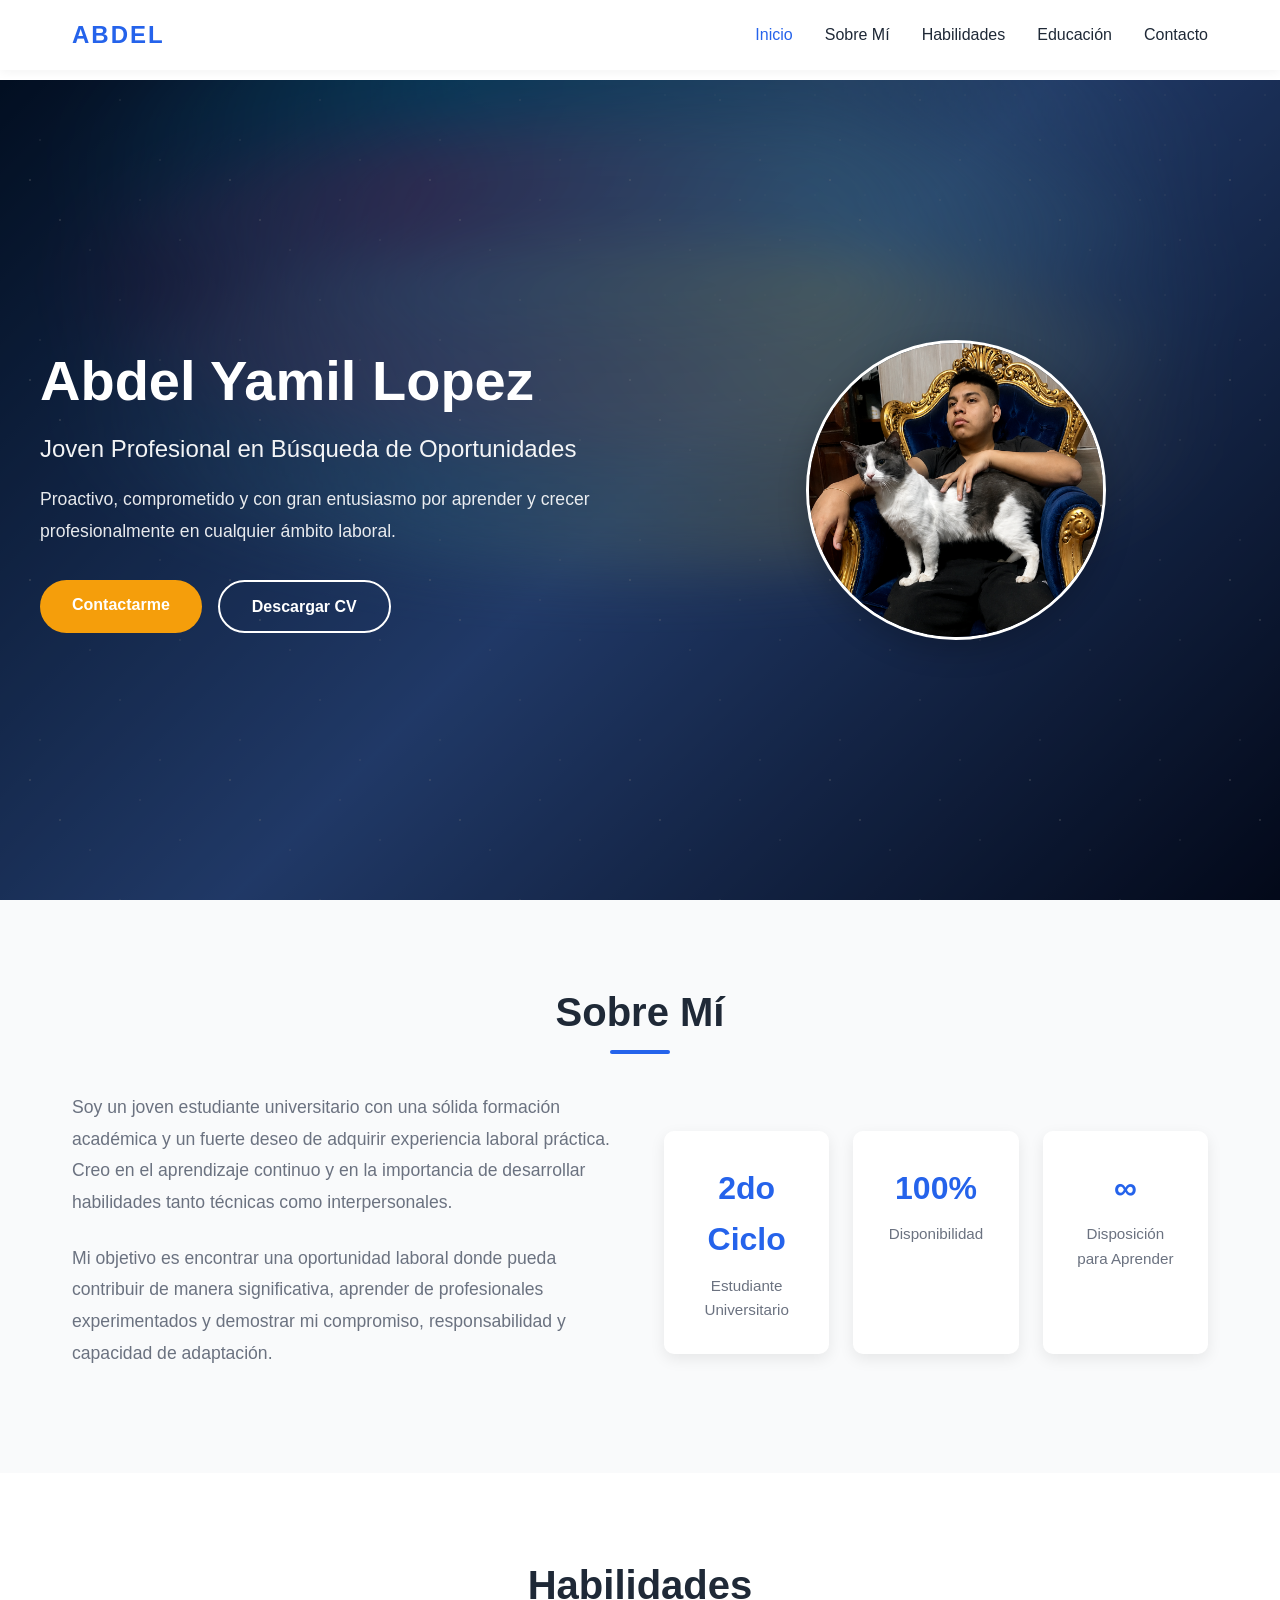
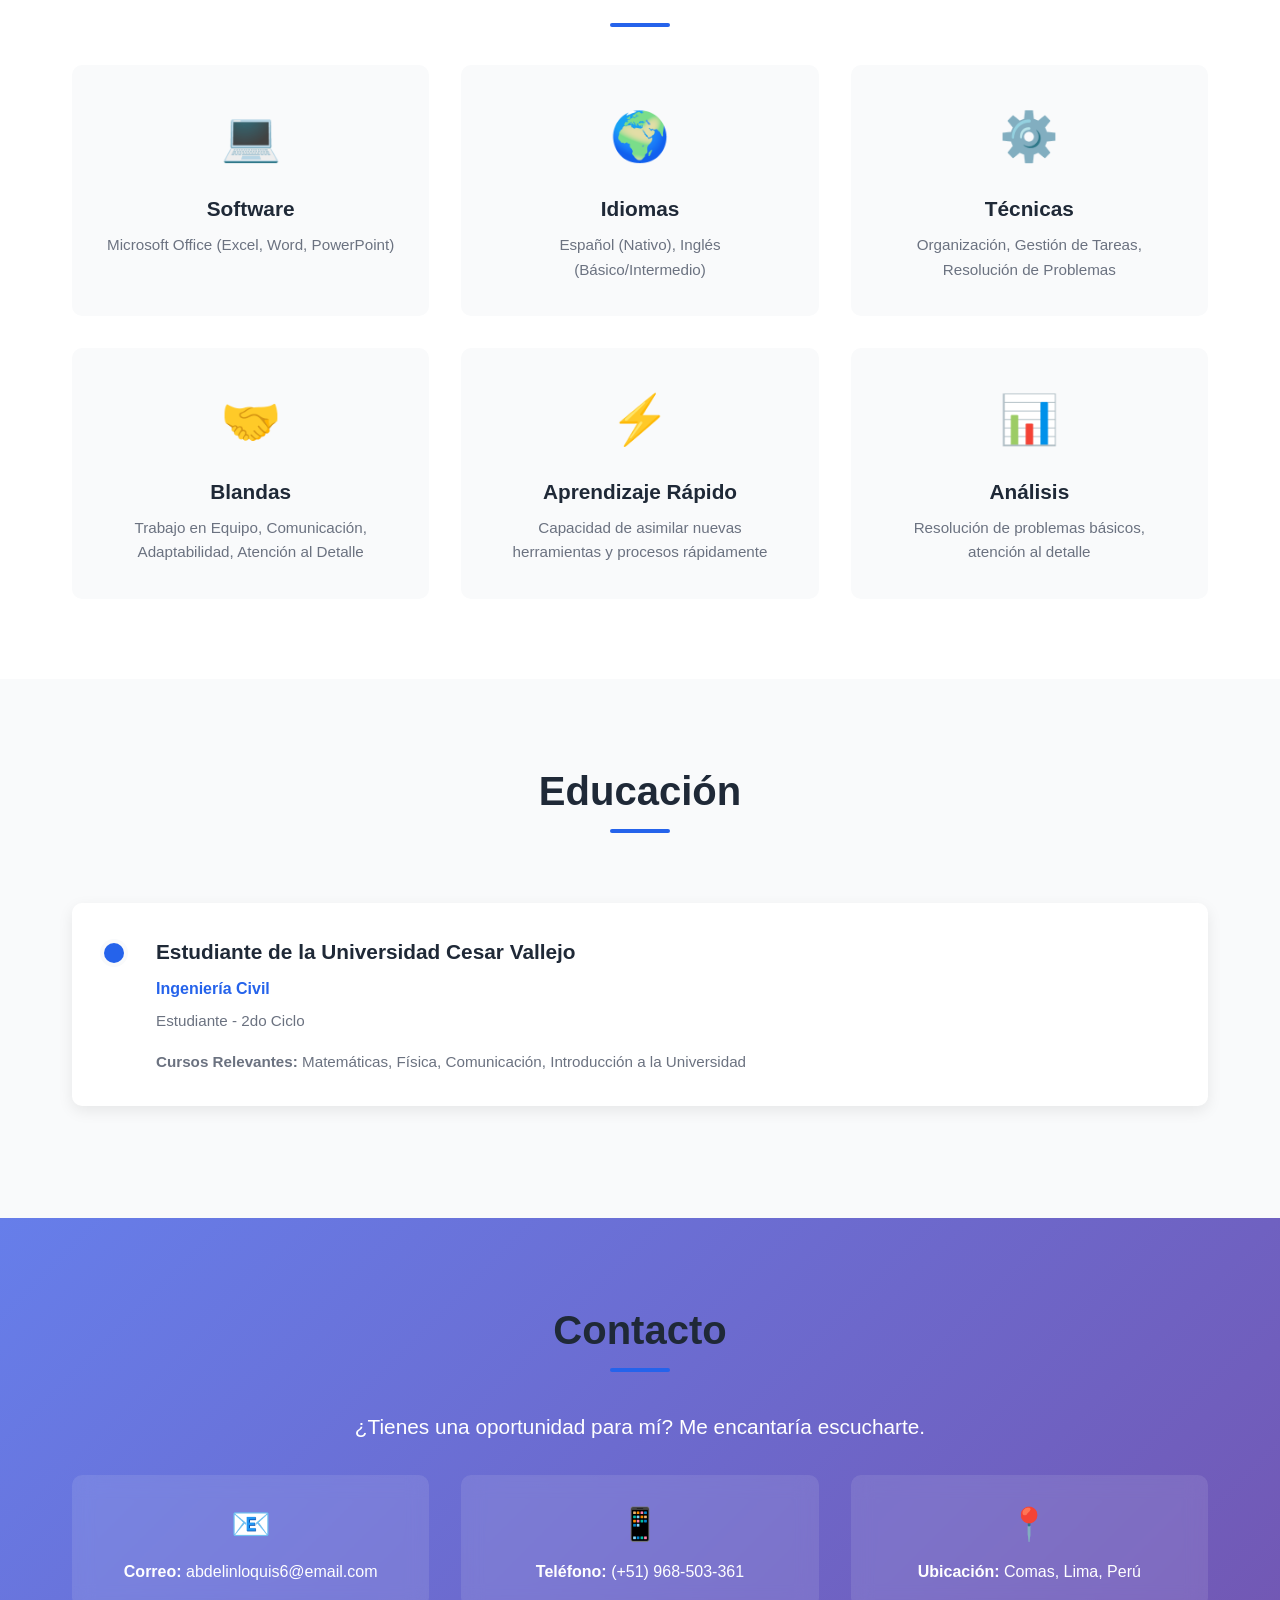
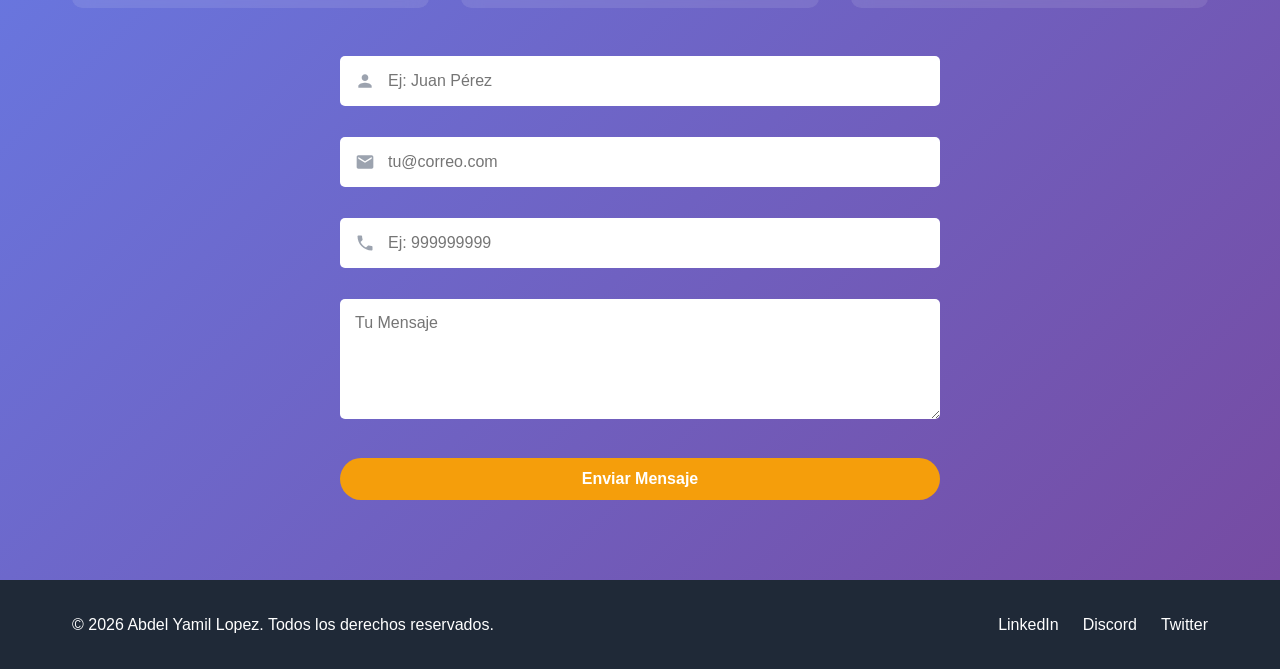
<file: index.html>
<!DOCTYPE html>
<html lang="es">
<head>
    <meta charset="UTF-8">
    <meta name="viewport" content="width=device-width, initial-scale=1.0">

    <!-- SEO básico -->
    <title>Abdel Yamil Lopez | CV - Estudiante de Ingeniería Civil</title>
    <meta name="description" content="CV de Abdel Yamil Lopez, estudiante de Ingeniería Civil en 2do ciclo. Joven profesional proactivo con habilidades en Office, trabajo en equipo y gran disposición para aprender. Disponible para oportunidades laborales.">
    <meta name="keywords" content="Abdel Yamil Lopez, CV, currículum, ingeniería civil, estudiante universitario, primer empleo, habilidades blandas, Microsoft Office, trabajo en equipo">
    <meta name="author" content="Abdel Yamil Lopez">
    <meta name="robots" content="index, follow">
    <meta name="language" content="Spanish">
    <meta name="theme-color" content="#2563eb">
    <link rel="icon" type="image/svg+xml" href="favicon.svg">
    <link rel="canonical" href="https://abdelinlo.netlify.app/">

    <!-- Open Graph (Facebook, LinkedIn, WhatsApp) -->
    <meta property="og:type" content="website">
    <meta property="og:site_name" content="Abdel Yamil Lopez">
    <meta property="og:title" content="Abdel Yamil Lopez | CV - Estudiante de Ingeniería Civil">
    <meta property="og:description" content="Conoce el perfil profesional de Abdel Yamil Lopez: estudiante universitario, habilidades técnicas y blandas, y disponibilidad para nuevas oportunidades laborales.">
    <meta property="og:url" content="https://abdelinlo.netlify.app/">
    <meta property="og:image" content="https://abdelinlo.netlify.app/images/abdelin_face.jpg">
    <meta property="og:image:alt" content="Foto de perfil de Abdel Yamil Lopez">
    <meta property="og:locale" content="es_ES">

    <!-- Twitter / X Cards -->
    <meta name="twitter:card" content="summary_large_image">
    <meta name="twitter:title" content="Abdel Yamil Lopez | CV - Estudiante de Ingeniería Civil">
    <meta name="twitter:description" content="CV de Abdel Yamil Lopez. Estudiante de Ingeniería Civil con enfoque en aprendizaje, responsabilidad y trabajo en equipo.">
    <meta name="twitter:image" content="https://abdelinlo.netlify.app/images/abdelin_face.jpg">
    <meta name="twitter:image:alt" content="Foto de perfil de Abdel Yamil Lopez">

    <link rel="stylesheet" href="styles.css">
</head>
<body>
    <!-- Navegación -->
    <nav class="navbar">
        <div class="nav-container">
            <a href="#inicio" class="logo">ABDEL</a>
            <ul class="nav-menu">
                <li><a href="#inicio" class="nav-link">Inicio</a></li>
                <li><a href="#sobre" class="nav-link">Sobre Mí</a></li>
                <li><a href="#habilidades" class="nav-link">Habilidades</a></li>
                <li><a href="#educacion" class="nav-link">Educación</a></li>
                <li><a href="#contacto" class="nav-link">Contacto</a></li>
            </ul>
            <div class="hamburger">
                <span></span>
                <span></span>
                <span></span>
            </div>
        </div>
    </nav>

    <!-- Hero Section -->
    <section id="inicio" class="hero">
        <!-- Fondo Aurora -->
    <div class="aurora-bg">
        <div class="stars"></div>
        <div class="aurora-wrapper">
          <div class="aurora-band band-1"></div>
          <div class="aurora-band band-2"></div>
          <div class="aurora-band band-3"></div>
          <div class="aurora-band band-4"></div>
        </div>
      </div>

        <div class="hero-content">
            <div class="hero-text fade-in">
                <h1>Abdel Yamil Lopez</h1>
                <p class="subtitle">Joven Profesional en Búsqueda de Oportunidades</p>
                <p class="description">Proactivo, comprometido y con gran entusiasmo por aprender y crecer profesionalmente en cualquier ámbito laboral.</p>
                <div class="cta-buttons">
                    <a href="#contacto" class="btn btn-primary">Contactarme</a>
                    <a href="CV_Abdel_Yamil_Lopez_Versatil.pdf" class="btn btn-secondary" download>Descargar CV</a>
                </div>
            </div>
            <div class="hero-image fade-in-delay">
                <!-- Reemplaza src con tu foto: images/mi-foto.jpg (JPG, PNG o WebP) -->
                <img
                    src="images/abdelin.png"
                    alt="Abdel Yamil Lopez"
                    class="profile-circle"
                >
            </div>
        </div>
    </section>

    <!-- Sobre Mí -->
    <section id="sobre" class="about">
        <div class="container">
            <h2 class="section-title slide-in">Sobre Mí</h2>
            <div class="about-content">
                <div class="about-text fade-up">
                    <p>Soy un joven estudiante universitario con una sólida formación académica y un fuerte deseo de adquirir experiencia laboral práctica. Creo en el aprendizaje continuo y en la importancia de desarrollar habilidades tanto técnicas como interpersonales.</p>
                    <p>Mi objetivo es encontrar una oportunidad laboral donde pueda contribuir de manera significativa, aprender de profesionales experimentados y demostrar mi compromiso, responsabilidad y capacidad de adaptación.</p>
                </div>
                <div class="about-stats fade-up-delay">
                    <div class="stat">
                        <h3>2do Ciclo</h3>
                        <p>Estudiante Universitario</p>
                    </div>
                    <div class="stat">
                        <h3>100%</h3>
                        <p>Disponibilidad</p>
                    </div>
                    <div class="stat">
                        <h3>∞</h3>
                        <p>Disposición para Aprender</p>
                    </div>
                </div>
            </div>
        </div>
    </section>

    <!-- Habilidades -->
    <section id="habilidades" class="skills">
        <div class="container">
            <h2 class="section-title slide-in">Habilidades</h2>
            <div class="skills-grid">
                <div class="skill-card fade-up">
                    <div class="skill-icon">💻</div>
                    <h3>Software</h3>
                    <p>Microsoft Office (Excel, Word, PowerPoint)</p>
                </div>
                <div class="skill-card fade-up-delay">
                    <div class="skill-icon">🌍</div>
                    <h3>Idiomas</h3>
                    <p>Español (Nativo), Inglés (Básico/Intermedio)</p>
                </div>
                <div class="skill-card fade-up-delay-2">
                    <div class="skill-icon">⚙️</div>
                    <h3>Técnicas</h3>
                    <p>Organización, Gestión de Tareas, Resolución de Problemas</p>
                </div>
                <div class="skill-card fade-up-delay-3">
                    <div class="skill-icon">🤝</div>
                    <h3>Blandas</h3>
                    <p>Trabajo en Equipo, Comunicación, Adaptabilidad, Atención al Detalle</p>
                </div>
                <div class="skill-card fade-up-delay-4">
                    <div class="skill-icon">⚡</div>
                    <h3>Aprendizaje Rápido</h3>
                    <p>Capacidad de asimilar nuevas herramientas y procesos rápidamente</p>
                </div>
                <div class="skill-card fade-up-delay-5">
                    <div class="skill-icon">📊</div>
                    <h3>Análisis</h3>
                    <p>Resolución de problemas básicos, atención al detalle</p>
                </div>
            </div>
        </div>
    </section>

    <!-- Educación -->
    <section id="educacion" class="education">
        <div class="container">
            <h2 class="section-title slide-in">Educación</h2>
            <div class="education-content">
                <div class="education-item fade-up">
                    <div class="education-marker"></div>
                    <div class="education-text">
                        <h3>Estudiante de la Universidad Cesar Vallejo</h3>
                        <p class="degree">Ingeniería Civil</p>
                        <p class="status">Estudiante - 2do Ciclo</p>
                        <p class="courses"><strong>Cursos Relevantes:</strong> Matemáticas, Física, Comunicación, Introducción a la Universidad</p>
                    </div>
                </div>
            </div>
        </div>
    </section>

    <!-- Contacto -->
    <section id="contacto" class="contact">
        <div class="container">
            <h2 class="section-title slide-in">Contacto</h2>
            <div class="contact-content fade-up">
                <p>¿Tienes una oportunidad para mí? Me encantaría escucharte.</p>
                <div class="contact-info">
                    <div class="contact-item">
                        <span class="icon">📧</span>
                        <p><strong>Correo:</strong> <a href="mailto:tu@email.com">abdelinloquis6@email.com</a></p>
                    </div>
                    <div class="contact-item">
                        <span class="icon">📱</span>
                        <p><strong>Teléfono:</strong> <a href="tel:+1234567890">(+51) 968-503-361</a></p>
                    </div>
                    <div class="contact-item">
                        <span class="icon">📍</span>
                        <p><strong>Ubicación:</strong> Comas, Lima, Perú</p>
                    </div>
                </div>
                <form class="contact-form" id="contactForm" action="https://formsubmit.co/890665adf3e8427c1cdca4efe697c540" method="POST">
                    <input type="hidden" name="_subject" value="Nuevo mensaje desde ABDEL-WEB">
                    <input type="hidden" name="_captcha" value="false">
                    <input type="hidden" name="_template" value="box">
                    <input type="hidden" name="_autoresponse" value="¡Gracias por escribirme! Recibí tu mensaje y te responderé a la brevedad.">
                    <input type="hidden" name="_replyto" value="">
                   <!-- Campo Nombre -->
<div class="input-group">
    <svg class="input-icon" xmlns="http://www.w3.org/2000/svg" viewBox="0 0 24 24" width="20" height="20">
      <path d="M12 12c2.21 0 4-1.79 4-4s-1.79-4-4-4-4 1.79-4 4 1.79 4 4 4zm0 2c-2.67 0-8 1.34-8 4v2h16v-2c0-2.66-5.33-4-8-4z"/>
    </svg>
    <input type="text" name="name" placeholder="Ej: Juan Pérez" required>
  </div>
 <!-- Campo Correo -->
 <div class="input-group">
    <svg class="input-icon" xmlns="http://www.w3.org/2000/svg" viewBox="0 0 24 24" width="20" height="20">
      <path d="M20 4H4c-1.1 0-1.99.9-1.99 2L2 18c0 1.1.9 2 2 2h16c1.1 0 2-.9 2-2V6c0-1.1-.9-2-2-2zm0 4l-8 5-8-5V6l8 5 8-5v2z"/>
    </svg>
    <input type="email" name="email" placeholder="tu@correo.com" required> <!-- ESTA LÍNEA ES LA QUE FALTA -->
  </div>
    <!-- Campo Teléfono -->
    <div class="input-group">
        <svg class="input-icon" xmlns="http://www.w3.org/2000/svg" viewBox="0 0 24 24" width="20" height="20">
          <path d="M6.62 10.79c1.44 2.83 3.76 5.14 6.59 6.59l2.2-2.2c.27-.27.67-.36 1.02-.24 1.12.37 2.33.57 3.57.57.55 0 1 .45 1 1V20c0 .55-.45 1-1 1-9.39 0-17-7.61-17-17 0-.55.45-1 1-1h3.5c.55 0 1 .45 1 1 0 1.25.2 2.45.57 3.57.11.35.03.74-.25 1.02l-2.2 2.2z"/>
        </svg>
        <input type="tel" name="phone" placeholder="Ej: 999999999" required>
      </div>

      <!-- Campo Mensaje (dentro de su propio grupo) -->
      <div class="input-group">
        <textarea name="message" placeholder="Tu Mensaje" rows="5" required></textarea>
      </div>

      <!-- Botón de Envío -->
      <button type="submit" class="btn btn-primary">Enviar Mensaje</button>
            </div>
        </div>
    </section>

    <!-- Footer -->
    <footer class="footer">
        <div class="container">
            <p>&copy; 2026 Abdel Yamil Lopez. Todos los derechos reservados.</p>
            <div class="social-links">
                <a href="#" class="social-link">LinkedIn</a>
                <a href="#" class="social-link">Discord</a>
                <a href="#" class="social-link">Twitter</a>
            </div>
        </div>
    </footer>

    <script src="script.js"></script>
</body>
</html>
</file>
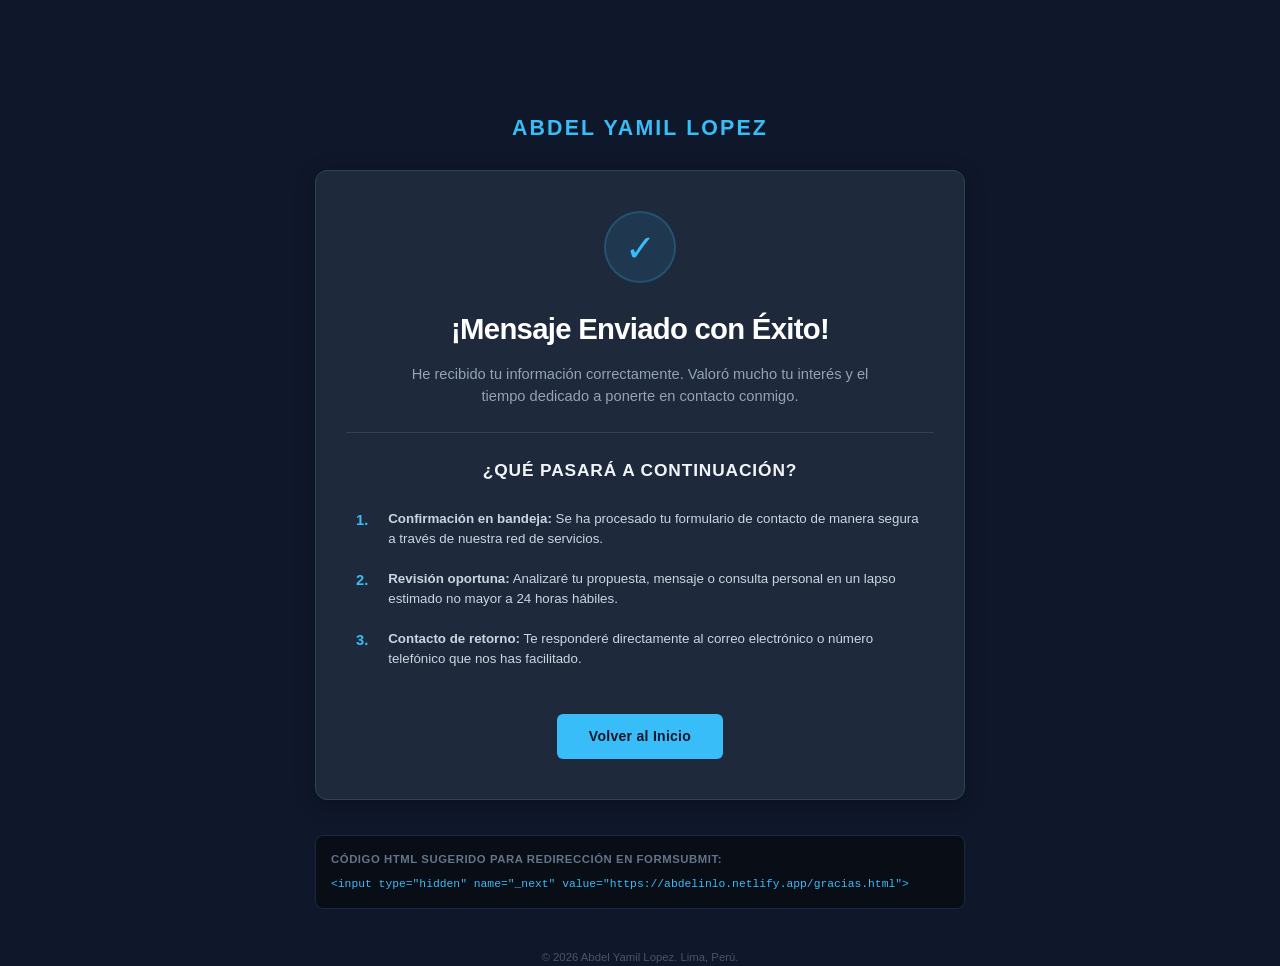
<file: gracias.html>
<!DOCTYPE html>
<html lang="es">
<head>
    <meta charset="UTF-8">
    <meta name="viewport" content="width=device-width, initial-scale=1.0">
    <title>¡Gracias por tu mensaje! - Abdel Yamil Lopez</title>
    <style>
        /* Modern CSS resets and setup */
        *, *::before, *::after {
            box-sizing: border-box;
        }

        @page {
            size: A4;
            margin: 15mm 12mm;
            background-color: #0f172a;  /* Slate 900 */
        }

        body {
            margin: 0;
            padding: 0;
            font-family: -apple-system, BlinkMacSystemFont, "Segoe UI", Roboto, Helvetica, Arial, sans-serif;
            background-color: #0f172a;
            color: #f8fafc; /* Slate 50 */
            line-height: 1.5;
            -webkit-print-color-adjust: exact;
        }

        /* Layout Container designed to center correctly without flexbox (which is banned in Weasyprint) */
        .container {
            width: 100%;
            max-width: 650px;
            margin: 30mm auto 0 auto;
            text-align: center;
        }

        /* Branding Accent Header */
        .brand-header {
            margin-bottom: 25px;
        }

        .brand-logo {
            font-size: 16pt;
            font-weight: 800;
            letter-spacing: 0.1em;
            color: #38bdf8; /* Sky blue primary accent */
            text-transform: uppercase;
            margin: 0;
        }

        /* Professional Success Card layout using tables for reliable horizontal structures */
        .thank-you-card {
            background-color: #1e293b; /* Slate 800 */
            border: 1px solid #334155; /* Slate 700 */
            border-radius: 12px;
            padding: 40px 30px;
            box-shadow: 0 4px 20px rgba(0, 0, 0, 0.3);
            margin-bottom: 30px;
        }

        /* Success Icon using SVG or inline elements */
        .success-icon-wrapper {
            width: 72px;
            height: 72px;
            background-color: rgba(56, 189, 248, 0.1);
            border-radius: 50%;
            margin: 0 auto 24px auto;
            border: 2px solid rgba(56, 189, 248, 0.2);
            line-height: 68px;
            text-align: center;
        }

        .success-icon {
            font-size: 28pt;
            color: #38bdf8;
            display: inline-block;
            vertical-align: middle;
        }

        h1 {
            font-size: 22pt;
            font-weight: 700;
            color: #ffffff;
            margin: 0 0 12px 0;
            letter-spacing: -0.025em;
        }

        .subtitle {
            font-size: 11pt;
            color: #94a3b8; /* Slate 400 */
            margin: 0 auto 25px auto;
            max-width: 480px;
        }

        /* Thin subtle divider */
        .divider {
            height: 1px;
            background-color: #334155;
            margin: 25px 0;
            border: none;
        }

        /* Next Steps section */
        h2 {
            font-size: 13pt;
            font-weight: 600;
            color: #f1f5f9;
            margin: 0 0 15px 0;
            text-transform: uppercase;
            letter-spacing: 0.05em;
        }

        /* Reliable horizontal alignment via display: table */
        .steps-table {
            width: 100%;
            margin: 15px 0;
            border-collapse: collapse;
        }

        .steps-table td {
            padding: 10px;
            vertical-align: top;
            text-align: left;
        }

        .step-num {
            font-weight: bold;
            color: #38bdf8;
            font-size: 11pt;
            width: 25px;
        }

        .step-text {
            color: #cbd5e1;
            font-size: 10pt;
        }

        /* Back to site professional button styling (rendered beautifully for print/display) */
        .btn-container {
            margin-top: 35px;
        }

        .btn-back {
            display: inline-block;
            background-color: #38bdf8;
            color: #0f172a;
            font-weight: 700;
            font-size: 10.5pt;
            padding: 12px 32px;
            border-radius: 6px;
            text-decoration: none;
            letter-spacing: 0.02em;
            transition: background-color 0.2s ease;
        }

        /* FormSubmit snippet preview block */
        .snippet-box {
            background-color: #090d16;
            border: 1px solid #1e293b;
            border-radius: 8px;
            padding: 15px;
            margin-top: 35px;
            text-align: left;
        }

        .snippet-title {
            font-size: 8.5pt;
            font-weight: bold;
            color: #64748b;
            text-transform: uppercase;
            letter-spacing: 0.05em;
            margin-bottom: 8px;
        }

        pre {
            margin: 0;
            font-family: 'Courier New', Courier, monospace;
            font-size: 8.5pt;
            color: #38bdf8;
            overflow-x: auto;
            white-space: pre-wrap;
        }

        .footer {
            font-size: 8.5pt;
            color: #475569;
            margin-top: 40px;
        }
    </style>
</head>
<body>

    <div class="container">
        <!-- Brand Header -->
        <div class="brand-header">
            <div class="brand-logo">Abdel Yamil Lopez</div>
        </div>

        <!-- Professional Thank You Card -->
        <div class="thank-you-card">
            <div class="success-icon-wrapper">
                <span class="success-icon">✓</span>
            </div>

            <h1>¡Mensaje Enviado con Éxito!</h1>
            <p class="subtitle">He recibido tu información correctamente. Valoró mucho tu interés y el tiempo dedicado a ponerte en contacto conmigo.</p>

            <div class="divider"></div>

            <h2>¿Qué pasará a continuación?</h2>
            
            <table class="steps-table">
                <tr>
                    <td class="step-num">1.</td>
                    <td class="step-text"><strong>Confirmación en bandeja:</strong> Se ha procesado tu formulario de contacto de manera segura a través de nuestra red de servicios.</td>
                </tr>
                <tr>
                    <td class="step-num">2.</td>
                    <td class="step-text"><strong>Revisión oportuna:</strong> Analizaré tu propuesta, mensaje o consulta personal en un lapso estimado no mayor a 24 horas hábiles.</td>
                </tr>
                <tr>
                    <td class="step-num">3.</td>
                    <td class="step-text"><strong>Contacto de retorno:</strong> Te responderé directamente al correo electrónico o número telefónico que nos has facilitado.</td>
                </tr>
            </table>

            <!-- Professional redirection link back to the main landing page root -->
            <div class="btn-container">
                <a href="https://abdelinlo.netlify.app/" class="btn-back">Volver al Inicio</a>
            </div>
        </div>

        <!-- Context Code Snippet box for the user -->
        <div class="snippet-box">
            <div class="snippet-title">Código HTML sugerido para redirección en FormSubmit:</div>
            <pre>&lt;input type="hidden" name="_next" value="https://abdelinlo.netlify.app/gracias.html"&gt;</pre>
        </div>

        <div class="footer">
            © 2026 Abdel Yamil Lopez. Lima, Perú.
        </div>
    </div>

</body>
</html>
</file>
<file: styles.css>
/* ===== VARIABLES Y RESET ===== */
:root {
    --primary-color: #2563eb;
    --secondary-color: #1e40af;
    --accent-color: #f59e0b;
    --text-dark: #1f2937;
    --text-light: #6b7280;
    --bg-light: #f9fafb;
    --bg-white: #ffffff;
    --border-color: #e5e7eb;
    --shadow: 0 10px 30px rgba(0, 0, 0, 0.1);
    --shadow-lg: 0 20px 50px rgba(0, 0, 0, 0.15);
    --transition: all 0.3s ease-in-out;
}

* {
    margin: 0;
    padding: 0;
    box-sizing: border-box;
}

html {
    scroll-behavior: smooth;
}

body {
    font-family: 'Segoe UI', Tahoma, Geneva, Verdana, sans-serif;
    color: var(--text-dark);
    background-color: var(--bg-white);
    line-height: 1.6;
    overflow-x: hidden;
}

html {
    scroll-behavior: smooth;
    scroll-padding-top: 75px; /* Deja el espacio para que no tape tus títulos */
}

/* ===== NAVEGACIÓN ===== */
.navbar {
    position: fixed;
    top: 0;
    width: 100%;
    background: rgba(255, 255, 255, 0.95);
    backdrop-filter: blur(10px);
    box-shadow: 0 2px 10px rgba(0, 0, 0, 0.05);
    z-index: 1000;
    transition: var(--transition);
}

.nav-container {
    max-width: 1200px;
    margin: 0 auto;
    padding: 1rem 2rem;
    display: flex;
    justify-content: space-between;
    align-items: center;
}

.logo {
    font-size: 1.5rem;
    font-weight: 700;
    color: var(--primary-color);
    letter-spacing: 2px;
    text-decoration: none;
    cursor: pointer;
    transition: var(--transition);
}

.logo:hover {
    opacity: 0.85;
}

.nav-menu {
    display: flex;
    list-style: none;
    gap: 2rem;
}

.nav-link {
    text-decoration: none;
    color: var(--text-dark);
    font-weight: 500;
    position: relative;
    transition: var(--transition);
}

.nav-link::after {
    content: '';
    position: absolute;
    bottom: -5px;
    left: 0;
    width: 0;
    height: 2px;
    background: var(--primary-color);
    transition: width 0.3s ease;
}

.nav-link:hover::after {
    width: 100%;
}

.hamburger {
    display: none;
    flex-direction: column;
    cursor: pointer;
}

.hamburger span {
    width: 25px;
    height: 3px;
    background: var(--text-dark);
    margin: 5px 0;
    transition: var(--transition);
}

/* ===== HERO SECTION ===== */
.hero {
    margin-top: 80px;
    min-height: calc(100vh - 80px);
    background: linear-gradient(135deg, #031d3b 0%, #467ad4 50%, #051029 100%);
    display: flex;
    align-items: center;
    justify-content: center;
    padding: 2rem;
    position: relative;
    overflow: hidden;
}

.hero::before {
    content: '';
    position: absolute;
    top: -50%;
    right: -50%;
    width: 100%;
    height: 100%;
    background: radial-gradient(circle, rgba(255, 255, 255, 0.1) 1px, transparent 1px);
    background-size: 50px 50px;
    animation: moveBackground 20s linear infinite;
}

@keyframes moveBackground {
    0% {
        transform: translate(0, 0);
    }
    100% {
        transform: translate(50px, 50px);
    }
}

.hero-content {
    max-width: 1200px;
    width: 100%;
    display: grid;
    grid-template-columns: 1fr 1fr;
    gap: 4rem;
    align-items: center;
    position: relative;
    z-index: 1;
}

.hero-text {
    color: white;
}

.hero-text h1 {
    font-size: 3.5rem;
    font-weight: 800;
    margin-bottom: 1rem;
    line-height: 1.2;
}

.subtitle {
    font-size: 1.5rem;
    margin-bottom: 1rem;
    opacity: 0.95;
}

.description {
    font-size: 1.1rem;
    margin-bottom: 2rem;
    opacity: 0.9;
    line-height: 1.8;
}

.cta-buttons {
    display: flex;
    gap: 1rem;
    flex-wrap: wrap;
}

.btn {
    padding: 0.75rem 2rem;
    border-radius: 50px;
    text-decoration: none;
    font-weight: 600;
    transition: var(--transition);
    border: none;
    cursor: pointer;
    font-size: 1rem;
    display: inline-block;
}

.btn-primary {
    background: var(--accent-color);
    color: white;
}

.btn-primary:hover {
    background: #d97706;
    transform: translateY(-3px);
    box-shadow: 0 10px 20px rgba(245, 158, 11, 0.3);
}

.btn-secondary {
    background: transparent;
    color: white;
    border: 2px solid white;
}

.btn-secondary:hover {
    background: white;
    color: var(--primary-color);
    transform: translateY(-3px);
}

.hero-image {
    display: flex;
    justify-content: center;
    align-items: center;
}

.profile-circle {
    width: 300px;
    height: 300px;
    border-radius: 50%;
    border: 3px solid white;
    object-fit: cover;
    object-position: center top;
    box-shadow: 0 10px 30px rgba(0, 0, 0, 0.2);
    animation: float 3s ease-in-out infinite;
}

@keyframes float {
    0%, 100% {
        transform: translateY(0px);
    }
    50% {
        transform: translateY(-20px);
    }
}

/* ===== CONTAINER ===== */
.container {
    max-width: 1200px;
    margin: 0 auto;
    padding: 0 2rem;
}

/* ===== SECCIONES ===== */
.section-title {
    font-size: 2.5rem;
    font-weight: 700;
    margin-bottom: 3rem;
    text-align: center;
    color: var(--text-dark);
    position: relative;
    display: inline-block;
    width: 100%;
}

.section-title::after {
    content: '';
    position: absolute;
    bottom: -10px;
    left: 50%;
    transform: translateX(-50%);
    width: 60px;
    height: 4px;
    background: var(--primary-color);
    border-radius: 2px;
}

section {
    padding: 5rem 0;
}

/* ===== ABOUT SECTION ===== */
.about {
    background: var(--bg-light);
}

.about-content {
    display: grid;
    grid-template-columns: 1fr 1fr;
    gap: 3rem;
    align-items: center;
}

.about-text p {
    font-size: 1.1rem;
    color: var(--text-light);
    margin-bottom: 1.5rem;
    line-height: 1.8;
}

.about-stats {
    display: grid;
    grid-template-columns: repeat(3, 1fr);
    gap: 1.5rem;
}

.stat {
    background: white;
    padding: 2rem;
    border-radius: 10px;
    text-align: center;
    box-shadow: 0 5px 15px rgba(0, 0, 0, 0.08);
    transition: var(--transition);
}

.stat:hover {
    transform: translateY(-5px);
    box-shadow: var(--shadow);
}

.stat h3 {
    font-size: 2rem;
    color: var(--primary-color);
    margin-bottom: 0.5rem;
}

.stat p {
    color: var(--text-light);
    font-size: 0.95rem;
}

/* ===== SKILLS SECTION ===== */
.skills {
    background: white;
}

.skills-grid {
    display: grid;
    grid-template-columns: repeat(auto-fit, minmax(300px, 1fr));
    gap: 2rem;
}

.skill-card {
    background: var(--bg-light);
    padding: 2rem;
    border-radius: 10px;
    text-align: center;
    transition: var(--transition);
    border: 2px solid transparent;
    cursor: pointer;
}

.skill-card:hover {
    border-color: var(--primary-color);
    transform: translateY(-10px);
    box-shadow: var(--shadow);
}

.skill-icon {
    font-size: 3rem;
    margin-bottom: 1rem;
    display: inline-block;
}

.skill-card h3 {
    font-size: 1.3rem;
    margin-bottom: 0.5rem;
    color: var(--text-dark);
}

.skill-card p {
    color: var(--text-light);
    font-size: 0.95rem;
}

/* ===== EDUCATION SECTION ===== */
.education {
    background: var(--bg-light);
}

.education-content {
    position: relative;
    padding: 2rem 0;
}

.education-item {
    display: flex;
    gap: 2rem;
    position: relative;
    padding: 2rem;
    background: white;
    border-radius: 10px;
    box-shadow: 0 5px 15px rgba(0, 0, 0, 0.08);
    transition: var(--transition);
}

.education-item:hover {
    box-shadow: var(--shadow);
    transform: translateX(10px);
}

.education-marker {
    width: 20px;
    height: 20px;
    background: var(--primary-color);
    border-radius: 50%;
    margin-top: 0.5rem;
    flex-shrink: 0;
    box-shadow: 0 0 0 4px var(--bg-light);
}

.education-text h3 {
    font-size: 1.3rem;
    color: var(--text-dark);
    margin-bottom: 0.5rem;
}

.degree {
    color: var(--primary-color);
    font-weight: 600;
    margin-bottom: 0.5rem;
}

.status {
    color: var(--text-light);
    font-size: 0.95rem;
    margin-bottom: 1rem;
}

.courses {
    color: var(--text-light);
    font-size: 0.95rem;
    line-height: 1.6;
}

/* ===== CONTACT SECTION ===== */
.contact {
    background: linear-gradient(135deg, #667eea 0%, #764ba2 100%);
    color: white;
}

.contact-content {
    text-align: center;
}

.contact-content > p {
    font-size: 1.3rem;
    margin-bottom: 2rem;
}

.contact-info {
    display: grid;
    grid-template-columns: repeat(auto-fit, minmax(250px, 1fr));
    gap: 2rem;
    margin-bottom: 3rem;
}

.contact-item {
    background: rgba(255, 255, 255, 0.1);
    padding: 1.5rem;
    border-radius: 10px;
    backdrop-filter: blur(10px);
    transition: var(--transition);
}

.contact-item:hover {
    background: rgba(255, 255, 255, 0.2);
    transform: translateY(-5px);
}

.icon {
    font-size: 2rem;
    display: block;
    margin-bottom: 0.5rem;
}

.contact-item a {
    color: white;
    text-decoration: none;
    font-weight: 500;
}

.contact-item a:hover {
    text-decoration: underline;
}

.contact-form {
    display: grid;
    grid-template-columns: 1fr;
    gap: 1rem;
    max-width: 600px;
    margin: 0 auto;
}

.contact-form input,
.contact-form textarea {
    padding: 1rem;
    border: none;
    border-radius: 5px;
    font-family: inherit;
    font-size: 1rem;
    transition: var(--transition);
}

.contact-form input:focus,
.contact-form textarea:focus {
    outline: none;
    box-shadow: 0 0 0 3px rgba(255, 255, 255, 0.3);
}

/* ===== FOOTER ===== */
.footer {
    background: var(--text-dark);
    color: white;
    padding: 2rem 0;
    text-align: center;
}

.footer .container {
    display: flex;
    justify-content: space-between;
    align-items: center;
    flex-wrap: wrap;
    gap: 1rem;
}

.social-links {
    display: flex;
    gap: 1.5rem;
}

.social-link {
    color: white;
    text-decoration: none;
    transition: var(--transition);
}

.social-link:hover {
    color: var(--primary-color);
}

/* ===== ANIMACIONES ===== */
@keyframes fadeIn {
    from {
        opacity: 0;
    }
    to {
        opacity: 1;
    }
}

@keyframes slideIn {
    from {
        opacity: 0;
        transform: translateX(-50px);
    }
    to {
        opacity: 1;
        transform: translateX(0);
    }
}

@keyframes fadeUp {
    from {
        opacity: 0;
        transform: translateY(30px);
    }
    to {
        opacity: 1;
        transform: translateY(0);
    }
}

.fade-in {
    animation: fadeIn 0.8s ease-out;
}

.fade-in-delay {
    animation: fadeIn 0.8s ease-out 0.3s both;
}

.slide-in {
    animation: slideIn 0.8s ease-out;
}

.fade-up {
    animation: fadeUp 0.8s ease-out;
}

.fade-up-delay {
    animation: fadeUp 0.8s ease-out 0.2s both;
}

.fade-up-delay-2 {
    animation: fadeUp 0.8s ease-out 0.4s both;
}

.fade-up-delay-3 {
    animation: fadeUp 0.8s ease-out 0.6s both;
}

.fade-up-delay-4 {
    animation: fadeUp 0.8s ease-out 0.8s both;
}

.fade-up-delay-5 {
    animation: fadeUp 0.8s ease-out 1s both;
}

/* ===== RESPONSIVIDAD ===== */
@media (max-width: 768px) {
    .nav-container {
        position: relative;
    }

    .nav-menu {
        display: none;
        flex-direction: column;
        position: fixed;
        top: 65px;
        left: 0;
        width: 100%;
        background-color: #ffffff;
        box-shadow: 0 4px 10px rgba(0, 0, 0, 0.1);
        padding: 1rem 0;
        z-index: 999;
        gap: 0;
    }

    .nav-menu.active {
        display: flex;
    }

    .nav-menu .nav-link {
        color: #333333;
        padding: 1rem 2rem;
        width: 100%;
        display: block;
        text-align: center;
    }

    .hamburger {
        display: flex;
        z-index: 1001;
    }

    .hamburger.active span:nth-child(1) {
        transform: rotate(-45deg) translate(-5px, 6px);
    }

    .hamburger.active span:nth-child(2) {
        opacity: 0;
    }

    .hamburger.active span:nth-child(3) {
        transform: rotate(45deg) translate(-5px, -6px);
    }

    .hero-content {
        grid-template-columns: 1fr;
        gap: 2rem;
    }

    .hero-text h1 {
        font-size: 2rem; /* Simplificado a la medida más pequeña que tenías */
    }

    .subtitle {
        font-size: 1.2rem;
    }

    .profile-circle {
        width: 200px;
        height: 200px;
    }

    .cta-buttons {
        flex-direction: column;
    }

    .btn {
        width: 100%;
        text-align: center;
    }

    .about-content {
        grid-template-columns: 1fr;
    }

    .about-stats {
        grid-template-columns: 1fr;
    }

    .section-title {
        font-size: 2rem;
    }

    .contact-form {
        max-width: 100%;
    }

    .footer .container {
        flex-direction: column;
    }

    section {
        padding: 3rem 0;
    }
}

@media (max-width: 480px) {
    .hero {
        margin-top: 60px;
        min-height: auto;
        padding: 2rem 1rem;
    }

    .hero-text h1 {
        font-size: 1.8rem;
    }

    .subtitle {
        font-size: 1rem;
    }

    .description {
        font-size: 0.95rem;
    }

    .section-title {
        font-size: 1.5rem;
    }

    .skills-grid {
        grid-template-columns: 1fr;
    }

    .about-stats {
        grid-template-columns: 1fr;
    }

    .contact-info {
        grid-template-columns: 1fr;
    }

    .nav-container {
        padding: 1rem;
    }

    .logo {
        font-size: 1.2rem;
    }
}

/* ===== FORM MESSAGE ===== */
.form-message {
    margin-top: 1rem;
    padding: 0.9rem 1.2rem;
    border-radius: 8px;
    font-size: 0.95rem;
    animation: fadeIn 0.3s ease;
  }
  
  .form-message.success {
    background-color: rgba(34, 197, 94, 0.15);
    color: #ffffff;
    border: 1px solid rgba(34, 197, 94, 0.3);
  }
  
  .form-message.error {
    background-color: rgba(239, 68, 68, 0.15);
    color: #dc2626;
    border: 1px solid rgba(239, 68, 68, 0.3);
  }
  
  @keyframes fadeIn {
    from { opacity: 0; transform: translateY(-6px); }
    to { opacity: 1; transform: translateY(0); }
  }
  /* Contenedor del input + icono */
.input-group {
    position: relative;
    width: 100%;
    margin-bottom: 15px; /* Espacio de separación entre cada campo */
}

/* Forzar que los inputs dentro de un grupo ocupen el 100% */
.input-group input {
    width: 100%;
    padding-left: 48px !important; /* Espacio extra a la izquierda para que el texto no pise el icono */
}

/* Posicionamiento del icono */
.input-group .input-icon {
    position: absolute;
    left: 15px;
    top: 50%;
    transform: translateY(-50%);
    fill: #9ca3af; /* Color gris suave para el icono */
    pointer-events: none; /* Permite hacer clic a través del icono para enfocar el input */
    transition: fill 0.3s ease;
}
.input-group textarea {
    width: 100%;
    padding: 15px !important; /* Para que el texto dentro del mensaje no se pegue a los bordes */
}

/* Efecto: cambia el color del icono cuando el usuario hace clic en el input */
.input-group:focus-within .input-icon {
    fill: #3b82f6; /* Color azul al enfocar (puedes cambiarlo por el naranja o morado de tu marca) */
}

/* ===== Aurora Background ===== */
.hero {
    position: relative;
    overflow: hidden;
    background-color: #0d64b6;
  }
  
  .hero-content {
    position: relative;
    z-index: 2;
  }
  
  .aurora-bg {
    position: absolute;
    inset: 0;
    z-index: 0;
    pointer-events: none;
    overflow: hidden;
  }
  
  .aurora-bg::after {
    content: '';
    position: absolute;
    inset: 0;
    background: rgba(3, 5, 13, 0.55);
    pointer-events: none;
    z-index: 2;
  }
  
  .stars {
    position: absolute;
    inset: 0;
    z-index: 0;
    background-image:
      radial-gradient(1px 1px at 20% 30%, white, transparent),
      radial-gradient(1px 1px at 60% 10%, white, transparent),
      radial-gradient(1px 1px at 80% 40%, white, transparent),
      radial-gradient(1.5px 1.5px at 30% 70%, white, transparent),
      radial-gradient(1px 1px at 90% 80%, white, transparent),
      radial-gradient(1px 1px at 45% 85%, white, transparent),
      radial-gradient(1.5px 1.5px at 15% 50%, white, transparent),
      radial-gradient(1px 1px at 70% 60%, white, transparent);
    background-repeat: repeat;
    background-size: 200px 200px;
    opacity: 0.5;
  }
  
  .aurora-wrapper {
    position: absolute;
    inset: 0;
    z-index: 1;
    filter: blur(30px);
    mix-blend-mode: screen;
    opacity: 0.8;
  }
  
  .aurora-band {
    position: absolute;
    width: 90%;
    height: 40%;
    left: 5%;
    border-radius: 50%;
    opacity: 0.5;
  }
  
  .band-1 {
    top: -10%;
    background: linear-gradient(90deg, transparent, #00c2ff, #72ccf3, transparent);
    animation: aurora-flow-1 6s ease-in-out infinite;
  }
  
  .band-2 {
    top: 5%;
    background: linear-gradient(80deg, transparent, #cc398f, #7dd3fc, transparent);
    animation: aurora-flow-2 7s ease-in-out infinite;
  }
  
  .band-3 {
    top: 20%;
    background: linear-gradient(90deg, transparent, #6acbf5, #f1eb90, transparent);
    animation: aurora-flow-3 8s ease-in-out infinite reverse;
  }
  
  @keyframes aurora-flow-1 {
    0%, 100% { transform: translateX(-45%) translateY(-10%) scaleY(1) skewX(0deg); }
    25% { transform: translateX(35%) translateY(15%) scaleY(1.7) skewX(15deg); }
    50% { transform: translateX(55%) translateY(-18%) scaleY(0.5) skewX(-12deg); }
    75% { transform: translateX(-25%) translateY(10%) scaleY(1.4) skewX(10deg); }
  }
  
  @keyframes aurora-flow-2 {
    0%, 100% { transform: translateX(40%) translateY(0%) scaleY(1) skewX(0deg); }
    30% { transform: translateX(-45%) translateY(-15%) scaleY(1.6) skewX(-15deg); }
    60% { transform: translateX(35%) translateY(18%) scaleY(0.5) skewX(12deg); }
  }
  
  @keyframes aurora-flow-3 {
    0%, 100% { transform: translateX(-30%) translateY(0%) scaleY(1) skewX(0deg); }
    40% { transform: translateX(50%) translateY(-12%) scaleY(1.65) skewX(14deg); }
    70% { transform: translateX(-55%) translateY(14%) scaleY(0.5) skewX(-10deg); }
  }
  
  @media (prefers-reduced-motion: reduce) {
    .aurora-band { animation: none; }
  }
</file>
